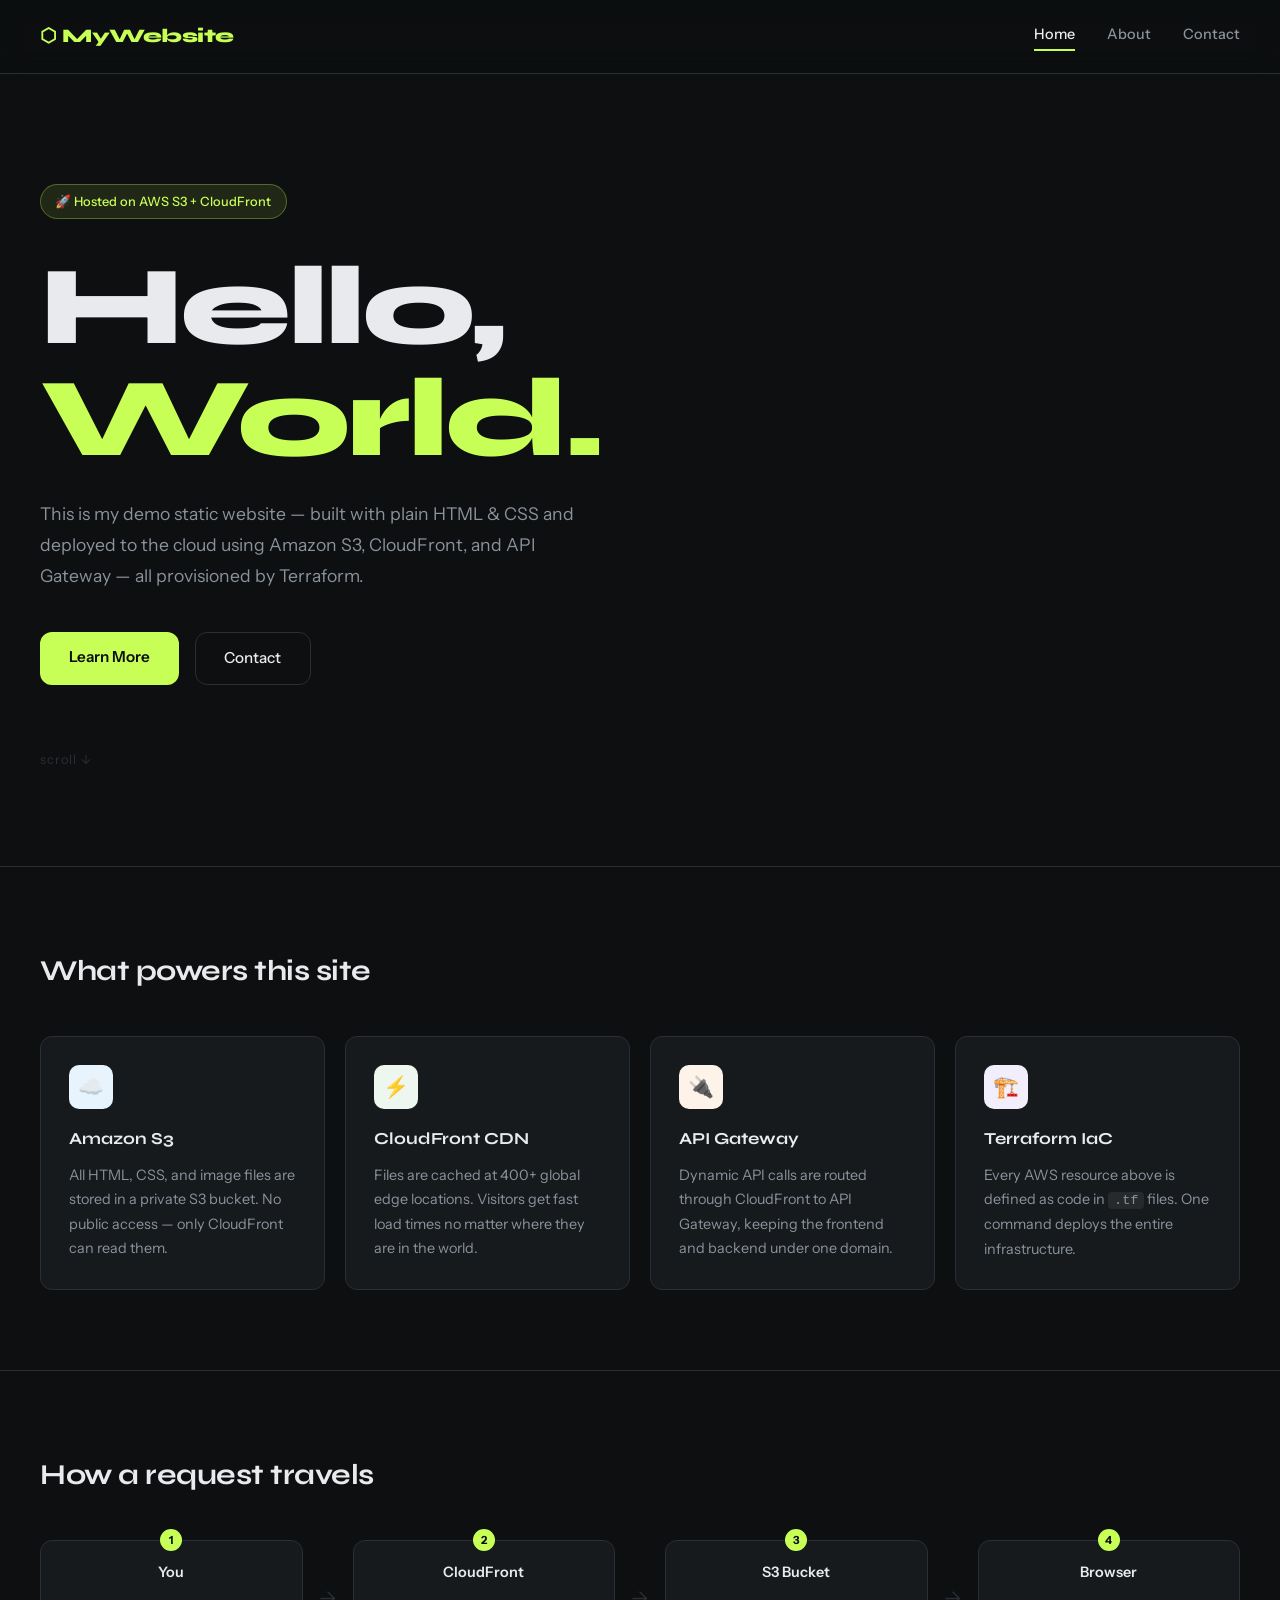
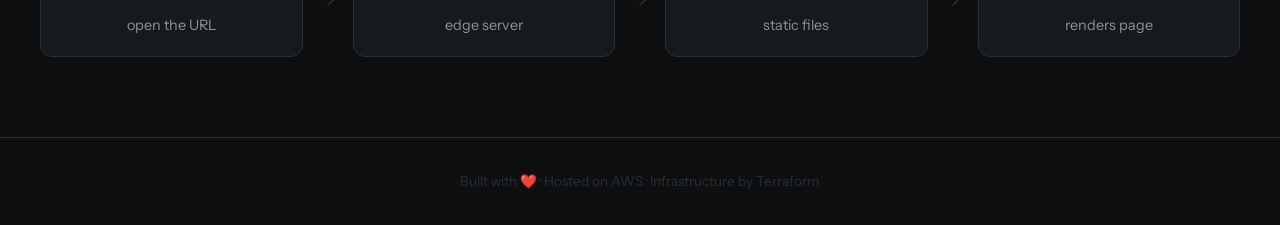
<file: my-website/index.html>
<!DOCTYPE html>
<html lang="en">
<head>
  <meta charset="UTF-8" />
  <meta name="viewport" content="width=device-width, initial-scale=1.0"/>
  <title>My AWS Demo Site</title>
  <link rel="preconnect" href="https://fonts.googleapis.com">
  <link href="https://fonts.googleapis.com/css2?family=Syne:wght@400;700;800&family=Instrument+Sans:ital,wght@0,400;0,500;1,400&display=swap" rel="stylesheet">
  <link rel="stylesheet" href="style.css"/>
</head>
<body>

  <!-- NAV -->
  <nav>
    <span class="logo">⬡ MyWebsite</span>
    <div class="nav-links">
      <a href="index.html" class="active">Home</a>
      <a href="about.html">About</a>
      <a href="contact.html">Contact</a>
    </div>
  </nav>

  <!-- HERO -->
  <section class="hero">
    <div class="hero-badge">🚀 Hosted on AWS S3 + CloudFront</div>
    <h1>Hello,<br><span class="accent">World.</span></h1>
    <p class="hero-sub">This is my demo static website — built with plain HTML &amp; CSS and deployed to the cloud using Amazon S3, CloudFront, and API Gateway — all provisioned by Terraform.</p>
    <div class="hero-actions">
      <a href="about.html" class="btn-primary">Learn More</a>
      <a href="contact.html" class="btn-outline">Contact</a>
    </div>
    <div class="scroll-hint">scroll ↓</div>
  </section>

  <!-- TECH STACK CARDS -->
  <section class="cards-section">
    <h2 class="section-title">What powers this site</h2>
    <div class="cards">
      <div class="card">
        <div class="card-icon" style="background:#e8f4fd">☁️</div>
        <h3>Amazon S3</h3>
        <p>All HTML, CSS, and image files are stored in a private S3 bucket. No public access — only CloudFront can read them.</p>
      </div>
      <div class="card">
        <div class="card-icon" style="background:#edf7f0">⚡</div>
        <h3>CloudFront CDN</h3>
        <p>Files are cached at 400+ global edge locations. Visitors get fast load times no matter where they are in the world.</p>
      </div>
      <div class="card">
        <div class="card-icon" style="background:#fdf3e8">🔌</div>
        <h3>API Gateway</h3>
        <p>Dynamic API calls are routed through CloudFront to API Gateway, keeping the frontend and backend under one domain.</p>
      </div>
      <div class="card">
        <div class="card-icon" style="background:#f3eefb">🏗️</div>
        <h3>Terraform IaC</h3>
        <p>Every AWS resource above is defined as code in <code>.tf</code> files. One command deploys the entire infrastructure.</p>
      </div>
    </div>
  </section>

  <!-- HOW IT WORKS -->
  <section class="flow-section">
    <h2 class="section-title">How a request travels</h2>
    <div class="flow">
      <div class="flow-step"><span class="step-num">1</span><strong>You</strong><br>open the URL</div>
      <div class="flow-arrow">→</div>
      <div class="flow-step"><span class="step-num">2</span><strong>CloudFront</strong><br>edge server</div>
      <div class="flow-arrow">→</div>
      <div class="flow-step"><span class="step-num">3</span><strong>S3 Bucket</strong><br>static files</div>
      <div class="flow-arrow">→</div>
      <div class="flow-step"><span class="step-num">4</span><strong>Browser</strong><br>renders page</div>
    </div>
  </section>

  <footer>
    <p>Built with ❤️ · Hosted on AWS · Infrastructure by Terraform</p>
  </footer>

  <script src="main.js"></script>
</body>
</html>
</file>
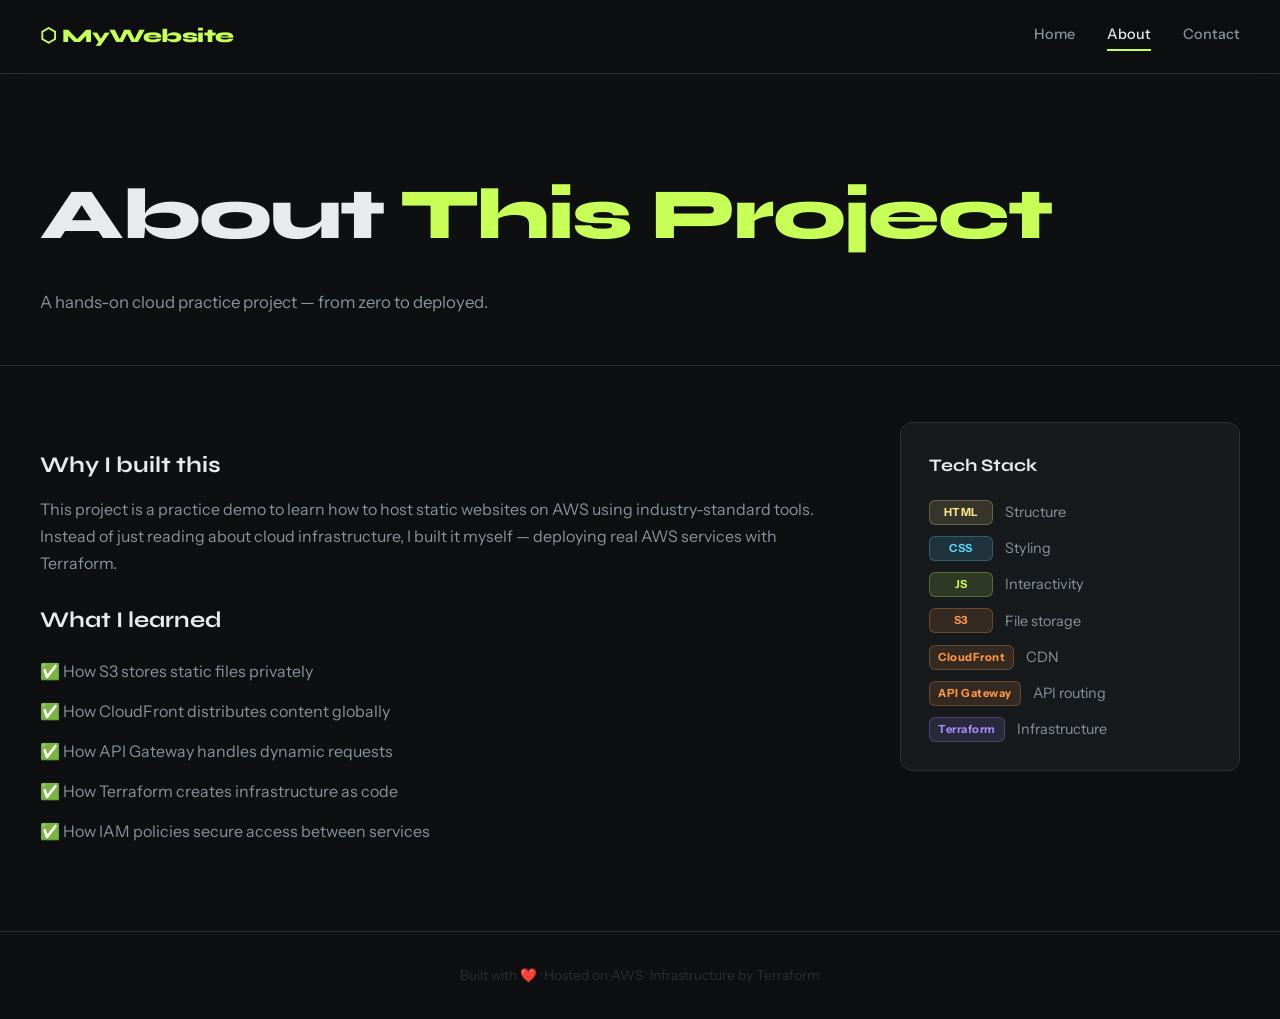
<file: my-website/about.html>
<!DOCTYPE html>
<html lang="en">
<head>
  <meta charset="UTF-8" />
  <meta name="viewport" content="width=device-width, initial-scale=1.0"/>
  <title>About – My AWS Demo Site</title>
  <link rel="preconnect" href="https://fonts.googleapis.com">
  <link href="https://fonts.googleapis.com/css2?family=Syne:wght@400;700;800&family=Instrument+Sans:ital,wght@0,400;0,500;1,400&display=swap" rel="stylesheet">
  <link rel="stylesheet" href="style.css"/>
</head>
<body>

  <nav>
    <span class="logo">⬡ MyWebsite</span>
    <div class="nav-links">
      <a href="index.html">Home</a>
      <a href="about.html" class="active">About</a>
      <a href="contact.html">Contact</a>
    </div>
  </nav>

  <section class="page-hero">
    <h1>About <span class="accent">This Project</span></h1>
    <p>A hands-on cloud practice project — from zero to deployed.</p>
  </section>

  <section class="about-section">
    <div class="about-grid">
      <div class="about-text">
        <h2>Why I built this</h2>
        <p>This project is a practice demo to learn how to host static websites on AWS using industry-standard tools. Instead of just reading about cloud infrastructure, I built it myself — deploying real AWS services with Terraform.</p>
        <h2>What I learned</h2>
        <ul class="learn-list">
          <li>✅ How S3 stores static files privately</li>
          <li>✅ How CloudFront distributes content globally</li>
          <li>✅ How API Gateway handles dynamic requests</li>
          <li>✅ How Terraform creates infrastructure as code</li>
          <li>✅ How IAM policies secure access between services</li>
        </ul>
      </div>
      <div class="about-aside">
        <div class="info-card">
          <h3>Tech Stack</h3>
          <ul class="stack-list">
            <li><span class="tag tag-html">HTML</span> Structure</li>
            <li><span class="tag tag-css">CSS</span> Styling</li>
            <li><span class="tag tag-js">JS</span> Interactivity</li>
            <li><span class="tag tag-aws">S3</span> File storage</li>
            <li><span class="tag tag-aws">CloudFront</span> CDN</li>
            <li><span class="tag tag-aws">API Gateway</span> API routing</li>
            <li><span class="tag tag-tf">Terraform</span> Infrastructure</li>
          </ul>
        </div>
      </div>
    </div>
  </section>

  <footer>
    <p>Built with ❤️ · Hosted on AWS · Infrastructure by Terraform</p>
  </footer>

  <script src="main.js"></script>
</body>
</html>
</file>
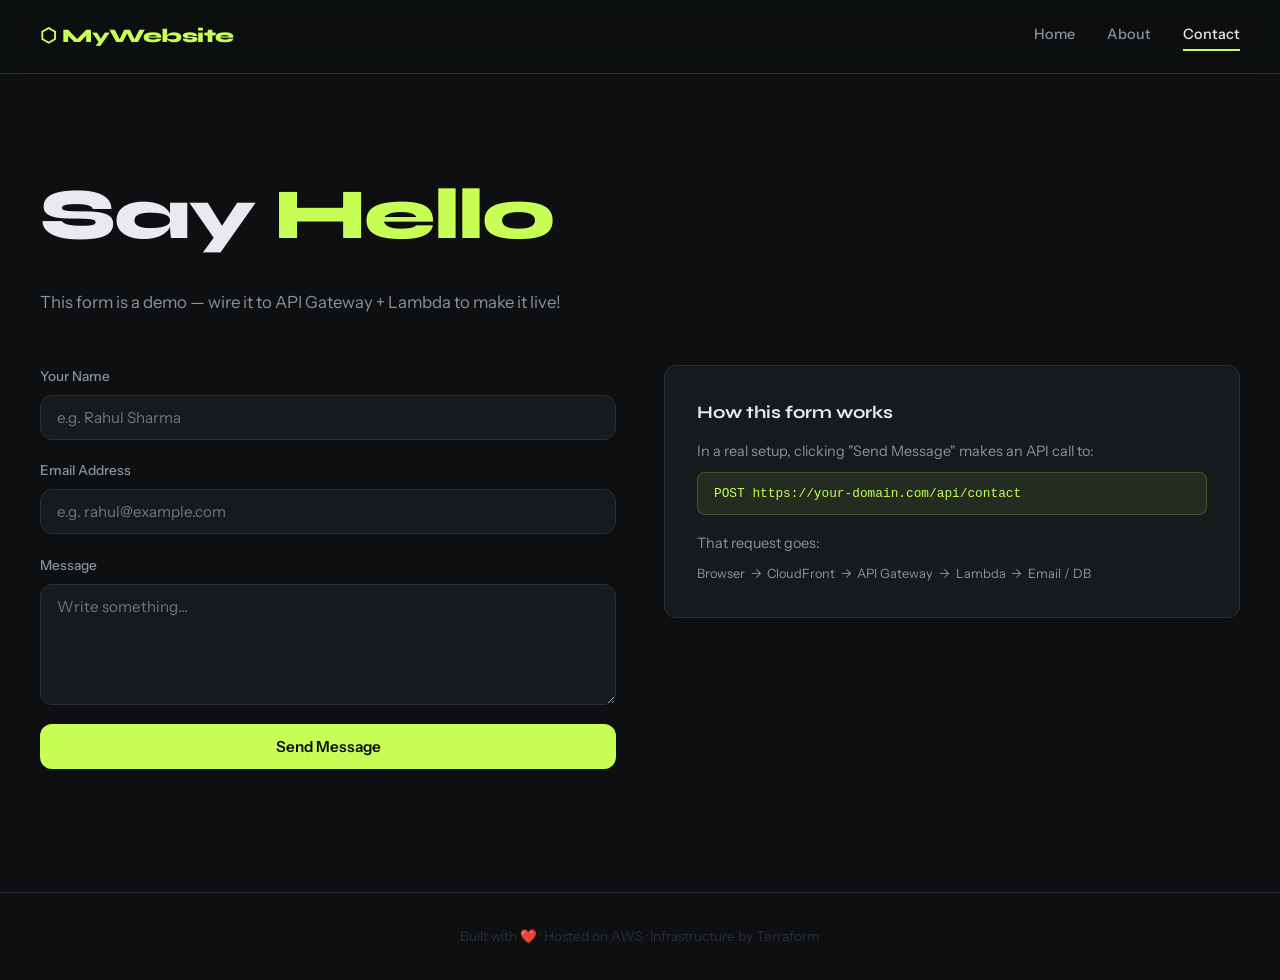
<file: my-website/contact.html>
<!DOCTYPE html>
<html lang="en">
<head>
  <meta charset="UTF-8" />
  <meta name="viewport" content="width=device-width, initial-scale=1.0"/>
  <title>Contact – My AWS Demo Site</title>
  <link rel="preconnect" href="https://fonts.googleapis.com">
  <link href="https://fonts.googleapis.com/css2?family=Syne:wght@400;700;800&family=Instrument+Sans:ital,wght@0,400;0,500;1,400&display=swap" rel="stylesheet">
  <link rel="stylesheet" href="style.css"/>
</head>
<body>

  <nav>
    <span class="logo">⬡ MyWebsite</span>
    <div class="nav-links">
      <a href="index.html">Home</a>
      <a href="about.html">About</a>
      <a href="contact.html" class="active">Contact</a>
    </div>
  </nav>

  <section class="page-hero">
    <h1>Say <span class="accent">Hello</span></h1>
    <p>This form is a demo — wire it to API Gateway + Lambda to make it live!</p>
  </section>

  <section class="contact-section">
    <div class="contact-form-wrap">
      <div class="form-group">
        <label for="name">Your Name</label>
        <input type="text" id="name" placeholder="e.g. Rahul Sharma" />
      </div>
      <div class="form-group">
        <label for="email">Email Address</label>
        <input type="email" id="email" placeholder="e.g. rahul@example.com" />
      </div>
      <div class="form-group">
        <label for="message">Message</label>
        <textarea id="message" rows="5" placeholder="Write something..."></textarea>
      </div>
      <button class="btn-primary" onclick="handleSubmit()">Send Message</button>
      <div id="form-result" class="form-result"></div>
    </div>

    <div class="contact-info">
      <h3>How this form works</h3>
      <p>In a real setup, clicking "Send Message" makes an API call to:</p>
      <code>POST https://your-domain.com/api/contact</code>
      <p style="margin-top:1rem">That request goes:</p>
      <div class="mini-flow">
        <span>Browser</span>
        <span>→</span>
        <span>CloudFront</span>
        <span>→</span>
        <span>API Gateway</span>
        <span>→</span>
        <span>Lambda</span>
        <span>→</span>
        <span>Email / DB</span>
      </div>
    </div>
  </section>

  <footer>
    <p>Built with ❤️ · Hosted on AWS · Infrastructure by Terraform</p>
  </footer>

  <script src="main.js"></script>
</body>
</html>
</file>
<file: my-website/style.css>
/* ===== RESET & BASE ===== */
*, *::before, *::after { box-sizing: border-box; margin: 0; padding: 0; }

:root {
  --bg: #0d0f10;
  --surface: #161a1d;
  --border: #2a2f35;
  --text: #e8eaed;
  --muted: #8a929c;
  --accent: #c8ff57;
  --accent2: #57d9ff;
  --font-display: 'Syne', sans-serif;
  --font-body: 'Instrument Sans', sans-serif;
  --radius: 12px;
}

html { scroll-behavior: smooth; }

body {
  background: var(--bg);
  color: var(--text);
  font-family: var(--font-body);
  font-size: 16px;
  line-height: 1.7;
  min-height: 100vh;
}

/* ===== NAV ===== */
nav {
  display: flex;
  align-items: center;
  justify-content: space-between;
  padding: 1.25rem 2.5rem;
  border-bottom: 1px solid var(--border);
  position: sticky;
  top: 0;
  background: rgba(13,15,16,0.92);
  backdrop-filter: blur(12px);
  z-index: 100;
}

.logo {
  font-family: var(--font-display);
  font-weight: 800;
  font-size: 1.2rem;
  color: var(--accent);
  letter-spacing: -0.5px;
}

.nav-links { display: flex; gap: 2rem; }
.nav-links a {
  text-decoration: none;
  color: var(--muted);
  font-size: 0.9rem;
  font-weight: 500;
  transition: color 0.2s;
}
.nav-links a:hover, .nav-links a.active { color: var(--text); }
.nav-links a.active { border-bottom: 2px solid var(--accent); padding-bottom: 2px; }

/* ===== HERO ===== */
.hero {
  min-height: 88vh;
  display: flex;
  flex-direction: column;
  justify-content: center;
  padding: 5rem 2.5rem 4rem;
  max-width: 860px;
  animation: fadeUp 0.7s ease both;
}

.hero-badge {
  display: inline-block;
  background: rgba(200,255,87,0.1);
  border: 1px solid rgba(200,255,87,0.3);
  color: var(--accent);
  font-size: 0.8rem;
  font-weight: 500;
  padding: 0.35rem 0.9rem;
  border-radius: 999px;
  margin-bottom: 2rem;
  width: fit-content;
}

.hero h1 {
  font-family: var(--font-display);
  font-size: clamp(3.5rem, 10vw, 7rem);
  font-weight: 800;
  line-height: 1;
  letter-spacing: -3px;
  color: var(--text);
  margin-bottom: 1.5rem;
}

.accent { color: var(--accent); }

.hero-sub {
  color: var(--muted);
  font-size: 1.1rem;
  max-width: 560px;
  margin-bottom: 2.5rem;
  line-height: 1.75;
}

.hero-actions { display: flex; gap: 1rem; flex-wrap: wrap; }

.btn-primary {
  display: inline-block;
  background: var(--accent);
  color: #0d0f10;
  font-family: var(--font-body);
  font-weight: 600;
  font-size: 0.95rem;
  padding: 0.8rem 1.8rem;
  border-radius: var(--radius);
  text-decoration: none;
  border: none;
  cursor: pointer;
  transition: opacity 0.2s, transform 0.15s;
}
.btn-primary:hover { opacity: 0.88; transform: translateY(-1px); }

.btn-outline {
  display: inline-block;
  background: transparent;
  color: var(--text);
  font-family: var(--font-body);
  font-weight: 500;
  font-size: 0.95rem;
  padding: 0.8rem 1.8rem;
  border-radius: var(--radius);
  text-decoration: none;
  border: 1px solid var(--border);
  transition: border-color 0.2s;
}
.btn-outline:hover { border-color: var(--muted); }

.scroll-hint {
  margin-top: 4rem;
  color: var(--border);
  font-size: 0.8rem;
  letter-spacing: 1px;
}

/* ===== SECTIONS ===== */
.cards-section, .flow-section {
  padding: 5rem 2.5rem;
  border-top: 1px solid var(--border);
}

.section-title {
  font-family: var(--font-display);
  font-size: 1.8rem;
  font-weight: 700;
  margin-bottom: 2.5rem;
  letter-spacing: -0.5px;
}

/* ===== CARDS ===== */
.cards {
  display: grid;
  grid-template-columns: repeat(auto-fit, minmax(230px, 1fr));
  gap: 1.25rem;
}

.card {
  background: var(--surface);
  border: 1px solid var(--border);
  border-radius: var(--radius);
  padding: 1.75rem;
  transition: border-color 0.2s, transform 0.2s;
}
.card:hover { border-color: var(--accent); transform: translateY(-3px); }

.card-icon {
  width: 44px; height: 44px;
  border-radius: 10px;
  display: flex; align-items: center; justify-content: center;
  font-size: 1.3rem;
  margin-bottom: 1rem;
}

.card h3 {
  font-family: var(--font-display);
  font-size: 1.05rem;
  font-weight: 700;
  margin-bottom: 0.6rem;
}

.card p { color: var(--muted); font-size: 0.9rem; }
.card code { background: rgba(255,255,255,0.07); padding: 1px 6px; border-radius: 4px; font-size: 0.85rem; }

/* ===== FLOW ===== */
.flow {
  display: flex;
  align-items: center;
  gap: 0.5rem;
  flex-wrap: wrap;
  gap: 1rem;
}

.flow-step {
  background: var(--surface);
  border: 1px solid var(--border);
  border-radius: var(--radius);
  padding: 1.2rem 1.5rem;
  text-align: center;
  font-size: 0.9rem;
  color: var(--muted);
  position: relative;
  flex: 1;
  min-width: 120px;
}

.flow-step strong { display: block; color: var(--text); font-weight: 600; margin-bottom: 0.2rem; }

.step-num {
  position: absolute;
  top: -12px; left: 50%;
  transform: translateX(-50%);
  background: var(--accent);
  color: #0d0f10;
  font-size: 0.7rem;
  font-weight: 800;
  width: 22px; height: 22px;
  border-radius: 50%;
  display: flex; align-items: center; justify-content: center;
}

.flow-arrow { color: var(--border); font-size: 1.3rem; }

/* ===== PAGE HERO ===== */
.page-hero {
  padding: 5rem 2.5rem 3rem;
  animation: fadeUp 0.6s ease both;
}

.page-hero h1 {
  font-family: var(--font-display);
  font-size: clamp(2.5rem, 7vw, 4.5rem);
  font-weight: 800;
  letter-spacing: -2px;
  margin-bottom: 0.75rem;
}

.page-hero p { color: var(--muted); font-size: 1.05rem; }

/* ===== ABOUT ===== */
.about-section {
  padding: 0 2.5rem 5rem;
  border-top: 1px solid var(--border);
  padding-top: 3.5rem;
}

.about-grid {
  display: grid;
  grid-template-columns: 1fr 340px;
  gap: 3rem;
}

.about-text h2 {
  font-family: var(--font-display);
  font-size: 1.4rem;
  font-weight: 700;
  margin: 1.5rem 0 0.75rem;
}

.about-text p { color: var(--muted); margin-bottom: 1rem; }

.learn-list { list-style: none; }
.learn-list li { padding: 0.4rem 0; color: var(--muted); }

.info-card {
  background: var(--surface);
  border: 1px solid var(--border);
  border-radius: var(--radius);
  padding: 1.75rem;
}

.info-card h3 {
  font-family: var(--font-display);
  font-size: 1.1rem;
  margin-bottom: 1.2rem;
}

.stack-list { list-style: none; display: flex; flex-direction: column; gap: 0.7rem; }
.stack-list li { display: flex; align-items: center; gap: 0.75rem; color: var(--muted); font-size: 0.9rem; }

.tag {
  display: inline-block;
  font-size: 0.7rem;
  font-weight: 700;
  padding: 2px 8px;
  border-radius: 6px;
  letter-spacing: 0.5px;
  min-width: 64px;
  text-align: center;
}
.tag-html { background: #fde68a22; color: #fde68a; border: 1px solid #fde68a44; }
.tag-css  { background: #57d9ff22; color: #57d9ff; border: 1px solid #57d9ff44; }
.tag-js   { background: #c8ff5722; color: #c8ff57; border: 1px solid #c8ff5744; }
.tag-aws  { background: #ff974422; color: #ff9744; border: 1px solid #ff974444; }
.tag-tf   { background: #a78bfa22; color: #a78bfa; border: 1px solid #a78bfa44; }

/* ===== CONTACT ===== */
.contact-section {
  padding: 0 2.5rem 5rem;
  display: grid;
  grid-template-columns: 1fr 1fr;
  gap: 3rem;
}

.contact-form-wrap { display: flex; flex-direction: column; gap: 1.2rem; }

.form-group { display: flex; flex-direction: column; gap: 0.45rem; }

.form-group label { font-size: 0.85rem; font-weight: 500; color: var(--muted); }

.form-group input,
.form-group textarea {
  background: var(--surface);
  border: 1px solid var(--border);
  border-radius: var(--radius);
  color: var(--text);
  font-family: var(--font-body);
  font-size: 0.95rem;
  padding: 0.75rem 1rem;
  outline: none;
  transition: border-color 0.2s;
  resize: vertical;
}

.form-group input:focus,
.form-group textarea:focus { border-color: var(--accent); }

.form-result {
  font-size: 0.9rem;
  color: var(--accent);
  min-height: 1.5rem;
}

.contact-info {
  background: var(--surface);
  border: 1px solid var(--border);
  border-radius: var(--radius);
  padding: 2rem;
  align-self: start;
}

.contact-info h3 {
  font-family: var(--font-display);
  font-size: 1.1rem;
  margin-bottom: 0.75rem;
}

.contact-info p { color: var(--muted); font-size: 0.9rem; }

.contact-info code {
  display: block;
  background: rgba(200,255,87,0.08);
  border: 1px solid rgba(200,255,87,0.2);
  color: var(--accent);
  padding: 0.6rem 1rem;
  border-radius: 8px;
  font-size: 0.8rem;
  margin-top: 0.5rem;
  word-break: break-all;
}

.mini-flow {
  display: flex;
  flex-wrap: wrap;
  gap: 0.35rem;
  margin-top: 0.5rem;
  font-size: 0.8rem;
  color: var(--muted);
  align-items: center;
}

/* ===== FOOTER ===== */
footer {
  border-top: 1px solid var(--border);
  padding: 2rem 2.5rem;
  text-align: center;
  color: var(--border);
  font-size: 0.85rem;
}

/* ===== ANIMATION ===== */
@keyframes fadeUp {
  from { opacity: 0; transform: translateY(24px); }
  to   { opacity: 1; transform: translateY(0); }
}

/* ===== RESPONSIVE ===== */
@media (max-width: 768px) {
  nav { padding: 1rem 1.25rem; }
  .hero { padding: 3rem 1.25rem 2rem; }
  .cards-section, .flow-section { padding: 3rem 1.25rem; }
  .about-section { padding: 2rem 1.25rem 3rem; }
  .about-grid { grid-template-columns: 1fr; }
  .contact-section { grid-template-columns: 1fr; padding: 0 1.25rem 3rem; }
  .page-hero { padding: 3rem 1.25rem 2rem; }
  .flow { flex-direction: column; }
  .flow-arrow { transform: rotate(90deg); }
}
</file>
